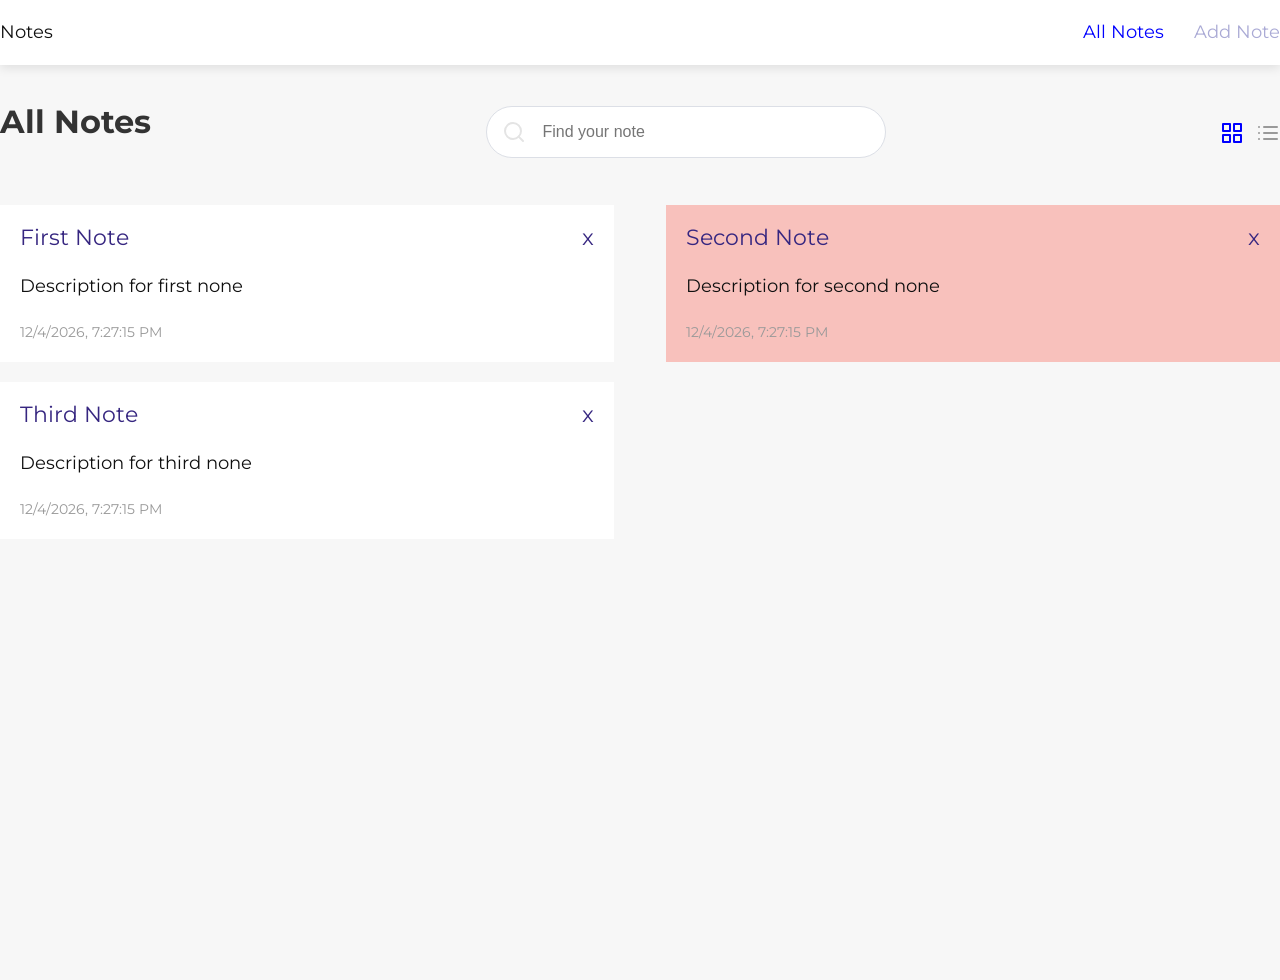
<file: docs/index.html>
<!DOCTYPE html><html lang=en><head><meta charset=utf-8><meta http-equiv=X-UA-Compatible content="IE=edge"><meta name=viewport content="width=device-width,initial-scale=1"><link rel=icon href=favicon.ico><link href="https://fonts.googleapis.com/css?family=Montserrat&display=swap" rel=stylesheet><title>VUEX + NOTES</title><link href=css/app.0ca575fd.css rel=preload as=style><link href=js/app.75bff190.js rel=preload as=script><link href=js/chunk-vendors.1ea18f03.js rel=preload as=script><link href=css/app.0ca575fd.css rel=stylesheet></head><body><noscript><strong>We're sorry but vue-cli doesn't work properly without JavaScript enabled. Please enable it to continue.</strong></noscript><div id=app></div><script src=js/chunk-vendors.1ea18f03.js></script><script src=js/app.75bff190.js></script></body></html>
</file>
